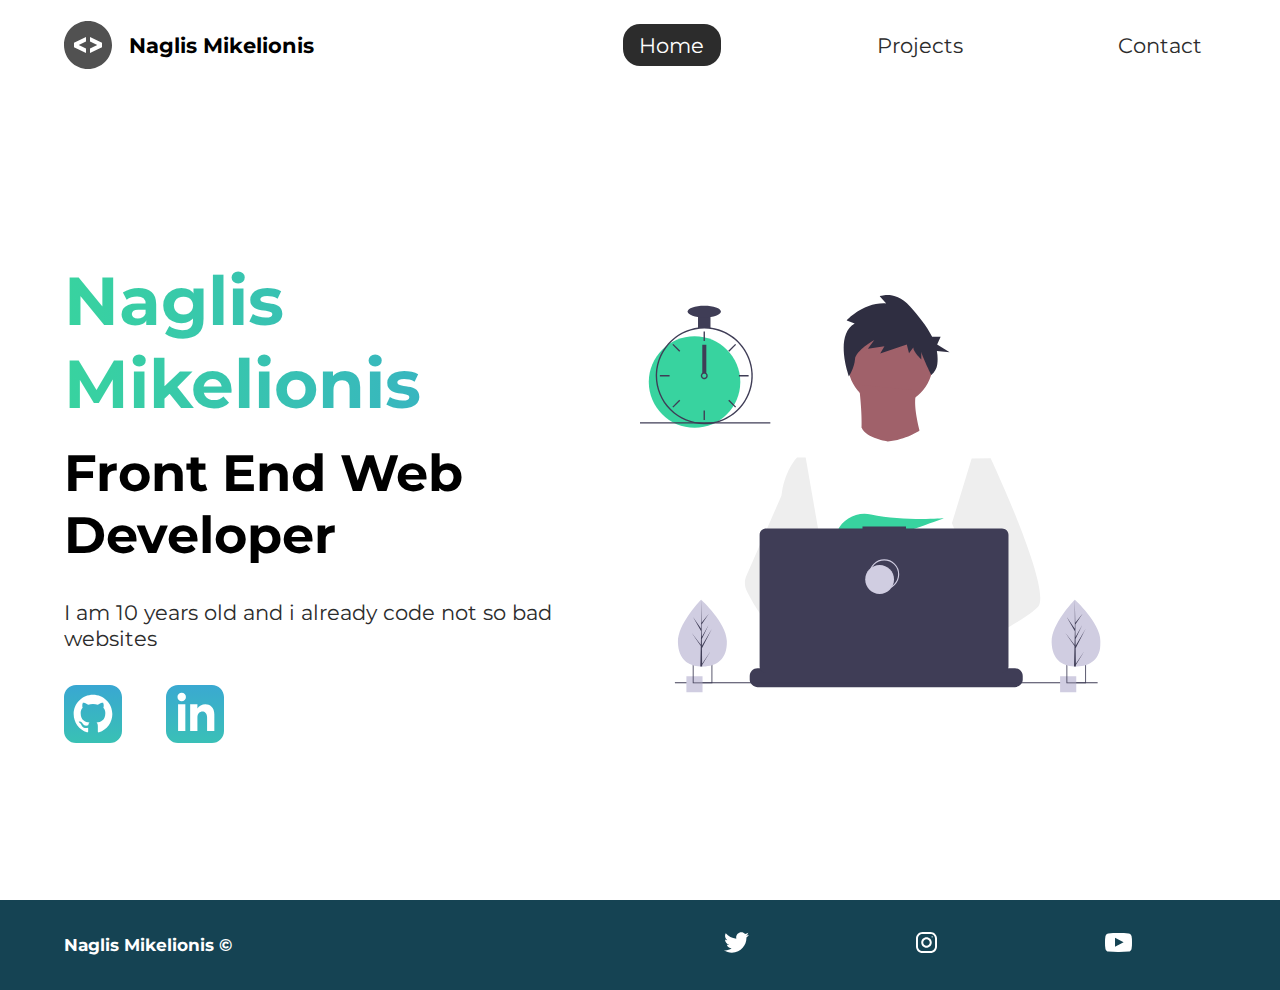
<file: index.html>
<!DOCTYPE html>
<html lang="en">
  <head>
    <meta charset="UTF-8" />
    <meta name="viewport" content="width=device-width, initial-scale=1.0" />
    <meta
      name="description"
      content="Naglis Mikelionis is 10 years old and he already programs amazing websites!"
    />
    <meta name="robots" content="index,follow" />
    <link
      href="https://fonts.googleapis.com/css2?family=Montserrat:wght@400;500&display=swap"
      rel="stylesheet"
    />
    <link rel="stylesheet" href="./styles/style.css" />
    <title>Naglis Mikelionis | Web developer</title>
  </head>
  <body>
    <header class="main-head">
      <nav>
        <div class="logo">
          <img src="./icons/code.svg" alt="logo" />
          <h1>Naglis Mikelionis</h1>
        </div>
        <ul>
          <li><a href="./" class="active">Home</a></li>
          <li><a href="./Projects/">Projects</a></li>
          <li><a href="./Contact/">Contact</a></li>
        </ul>
      </nav>
    </header>
    <section class="intro">
      <div class="intro-text">
        <h2>Naglis Mikelionis</h2>
        <h3>
          Front End Web <br />
          Developer
        </h3>
        <p>I am 10 years old and i already code not so bad websites</p>
        <div class="intro-social">
          <a href="#"
            ><img src="./icons/github.svg" alt="github-social-link"
          /></a>
          <a href="#"
            ><img src="./icons/linked-in.svg" alt="linkedin-social-link"
          /></a>
        </div>
      </div>
      <div class="intro-images">
        <svg
          width="799"
          height="690"
          viewBox="0 0 799 690"
          fill="none"
          xmlns="http://www.w3.org/2000/svg"
        >
          <g id="undraw_dev_productivity_umsq (1) 1" clip-path="url(#clip0)">
            <path
              id="Vector"
              d="M516.92 624.636C516.92 624.636 512.16 626.266 504.42 628.576C487.31 633.706 455.65 642.216 428.82 643.916C405.72 645.396 386.2 641.836 382.63 626.766C381.1 620.286 383.27 614.956 388 610.576C402.12 597.486 439 592.796 468.25 591.186C476.51 590.736 484.15 590.526 490.51 590.446C501.31 590.306 508.39 590.526 508.39 590.526L508.56 591.186L516.92 624.636Z"
              fill="#A0616A"
            />
            <path
              id="Vector_2"
              d="M436.99 672.586C418.61 695.346 342.73 647.666 316.19 629.886C310.41 626.016 306.97 623.566 306.97 623.566L331.25 591.186L338.94 580.936C338.94 580.936 345.82 584.586 355.99 590.526C356.36 590.746 356.73 590.966 357.11 591.186C365.88 596.336 376.89 603.066 388 610.576C403.33 620.946 418.83 632.776 428.82 643.916C438.59 654.806 443.08 665.036 436.99 672.586Z"
              fill="#A0616A"
            />
            <g id="me">
              <path
                id="Vector_3"
                d="M434.672 191.952C475.283 191.607 507.926 158.406 507.582 117.795C507.237 77.1832 474.036 44.5403 433.425 44.8847C392.813 45.2291 360.17 78.4303 360.515 119.042C360.859 159.653 394.06 192.296 434.672 191.952Z"
                fill="#A0616A"
              />
              <path
                id="Vector_4"
                d="M379.477 155.65C379.477 155.65 394.216 259.972 373.002 271.875C351.787 283.779 499.929 283.588 499.929 283.588C499.929 283.588 466.124 193.284 480.809 165.449L379.477 155.65Z"
                fill="#A0616A"
              />
              <path
                id="Vector_5"
                d="M608.101 283.199L596.257 339.402L571.214 458.308L570.49 464.815L562.138 540.138L556.582 590.177L552.857 623.79C528.584 636.526 510.988 645.326 510.988 645.326C510.988 645.326 509.404 637.719 506.871 627.99C489.805 633.265 458.218 642.043 431.404 643.97C441.266 654.777 445.842 664.969 439.817 672.57C421.63 695.485 345.349 648.45 318.659 630.896C318.077 635.158 317.879 639.464 318.068 643.762L297.626 628.314L299.331 592.359L302.206 531.522L305.819 455.229C304.448 451.975 303.294 448.634 302.364 445.228C295.956 423.161 288.032 379.057 281.928 342.067C277.016 312.298 273.302 287.138 272.517 281.785C272.411 281.086 272.358 280.726 272.358 280.726L384.363 230.094C392.509 248.556 429.865 253.809 429.865 253.809C460.756 251.417 484.847 234.913 484.847 234.913L608.101 283.199Z"
                fill="white"
              />
              <path
                id="Vector_6"
                d="M372.285 49.3811L358.49 43.9934C358.49 43.9934 386.969 12.1 426.99 14.513L415.635 2.22366C415.635 2.22366 443.04 -9.01799 468.283 19.6674C481.553 34.7467 496.908 52.4737 506.557 72.5077L521.281 72.3829L515.251 85.9663L536.874 99.3152L514.777 97.0719C516.155 104.471 516.421 112.034 515.566 119.511C514.683 126.991 510.928 133.835 505.094 138.598V138.598C505.094 138.598 487.743 103.449 487.696 97.9443L487.813 111.705C487.813 111.705 473.959 99.4371 473.889 91.1807L466.471 100.877L462.593 85.7717L416.475 101.301L423.87 88.8526L395.157 93.2246L406.278 77.9923C406.278 77.9923 373.932 96.1568 372.811 111.304C371.689 126.452 362.299 140.875 362.299 140.875C362.299 140.875 336.213 70.3294 372.285 49.3811Z"
                fill="#2F2E41"
              />
              <path
                id="Vector_7"
                d="M690.215 540.422C682.794 548.605 664.338 560.992 641.951 574.422C633.623 579.413 624.757 584.559 615.71 589.676C594.122 601.889 571.514 614.001 552.857 623.79C528.584 636.526 510.988 645.326 510.988 645.326C510.988 645.326 509.403 637.719 506.871 627.99C503.48 614.968 498.397 598.141 493.184 590.715C493.002 590.456 492.82 590.218 492.638 589.979C491.121 588.022 489.601 586.885 488.112 586.897L562.138 540.138L594.127 519.926L570.489 464.814L540.842 395.683L557.908 339.727L575.062 283.479L608.101 283.199C608.101 283.199 619.243 306.985 633.514 340.166C635.647 345.128 637.851 350.299 640.096 355.64C669.469 425.394 706.176 522.836 690.215 540.422Z"
                fill="#EEEEEE"
              />
              <path
                id="Vector_8"
                d="M358.123 591.2C355.41 591.212 352.702 591.456 350.029 591.928C327.074 596.073 320.47 616.94 318.659 630.896C318.077 635.158 317.879 639.464 318.068 643.761L297.626 628.314L290.178 622.687C272.316 616.628 256.353 605.733 242.483 592.84C230.449 581.456 219.634 568.849 210.213 555.223C200.831 541.793 192.448 527.692 185.134 513.034C183.094 508.943 181.977 504.454 181.864 499.884C181.751 495.314 182.644 490.775 184.48 486.588L209.154 430.327L245.218 348.098C245.471 346.146 245.752 344.237 246.059 342.371C252.995 300.511 272.367 281.786 272.367 281.786L287.286 281.659L297.778 341.932L310.813 416.815L302.364 445.227L282.839 510.845L302.205 531.522L358.123 591.2Z"
                fill="#EEEEEE"
              />
            </g>
            <path
              id="Vector_9"
              d="M372.877 415.806L385.631 430.686C390.37 429.783 395.319 428.721 400.416 427.529L396.752 415.806L405.71 426.256C459.707 412.975 526.637 387.155 526.637 387.155C526.637 387.155 454.379 392.453 400.428 380.666C376.558 375.451 351.998 387.284 342.202 409.668C336.508 422.679 337.403 433.951 357.596 433.951C364.419 433.835 371.223 433.195 377.949 432.037L372.877 415.806Z"
              fill="#38D39F"
            />
            <path
              id="Vector_10"
              d="M663.65 660.386V666.456C663.654 668.122 663.345 669.774 662.74 671.326C662.472 672.018 662.147 672.687 661.77 673.326C660.578 675.326 658.887 676.983 656.862 678.133C654.838 679.283 652.549 679.887 650.22 679.886H203.67C201.342 679.887 199.053 679.283 197.028 678.133C195.003 676.983 193.312 675.326 192.12 673.326C191.743 672.687 191.419 672.018 191.15 671.326C190.546 669.774 190.237 668.122 190.24 666.456V660.386C190.24 658.622 190.587 656.876 191.262 655.246C191.936 653.616 192.926 652.136 194.173 650.888C195.42 649.641 196.901 648.652 198.53 647.977C200.16 647.302 201.906 646.955 203.67 646.956H229.41V644.126C229.41 644.052 229.425 643.979 229.453 643.911C229.481 643.843 229.522 643.782 229.574 643.73C229.626 643.678 229.688 643.636 229.756 643.608C229.824 643.58 229.897 643.566 229.97 643.566H243.4C243.474 643.566 243.547 643.58 243.615 643.608C243.683 643.636 243.745 643.678 243.797 643.73C243.849 643.782 243.89 643.843 243.918 643.911C243.946 643.979 243.96 644.052 243.96 644.126V646.956H252.35V644.126C252.35 644.052 252.365 643.979 252.393 643.911C252.421 643.843 252.462 643.782 252.514 643.73C252.566 643.678 252.628 643.636 252.696 643.608C252.764 643.58 252.837 643.566 252.91 643.566H266.34C266.414 643.566 266.487 643.58 266.555 643.608C266.623 643.636 266.684 643.678 266.736 643.73C266.789 643.782 266.83 643.843 266.858 643.911C266.886 643.979 266.9 644.052 266.9 644.126V646.956H275.3V644.126C275.3 644.052 275.315 643.979 275.343 643.911C275.371 643.843 275.412 643.782 275.464 643.73C275.516 643.678 275.578 643.636 275.646 643.608C275.714 643.58 275.787 643.566 275.86 643.566H289.29C289.364 643.566 289.437 643.58 289.505 643.608C289.573 643.636 289.634 643.678 289.686 643.73C289.739 643.782 289.78 643.843 289.808 643.911C289.836 643.979 289.85 644.052 289.85 644.126V646.956H298.24V644.126C298.24 644.052 298.255 643.979 298.283 643.911C298.311 643.843 298.352 643.782 298.404 643.73C298.456 643.678 298.518 643.636 298.586 643.608C298.654 643.58 298.727 643.566 298.8 643.566H312.23C312.304 643.566 312.377 643.58 312.445 643.608C312.513 643.636 312.574 643.678 312.626 643.73C312.678 643.782 312.72 643.843 312.748 643.911C312.776 643.979 312.79 644.052 312.79 644.126V646.956H321.18V644.126C321.18 644.052 321.194 643.979 321.223 643.911C321.251 643.843 321.292 643.782 321.344 643.73C321.396 643.678 321.458 643.636 321.526 643.608C321.594 643.58 321.667 643.566 321.74 643.566H335.17C335.244 643.566 335.317 643.58 335.385 643.608C335.453 643.636 335.514 643.678 335.566 643.73C335.618 643.782 335.66 643.843 335.688 643.911C335.716 643.979 335.73 644.052 335.73 644.126V646.956H344.13V644.126C344.13 644.052 344.145 643.979 344.173 643.911C344.201 643.843 344.242 643.782 344.294 643.73C344.346 643.678 344.408 643.636 344.476 643.608C344.544 643.58 344.617 643.566 344.69 643.566H358.12C358.194 643.566 358.267 643.58 358.335 643.608C358.403 643.636 358.464 643.678 358.516 643.73C358.569 643.782 358.61 643.843 358.638 643.911C358.666 643.979 358.68 644.052 358.68 644.126V646.956H367.07V644.126C367.07 644.052 367.085 643.979 367.113 643.911C367.141 643.843 367.182 643.782 367.234 643.73C367.286 643.678 367.348 643.636 367.416 643.608C367.484 643.58 367.557 643.566 367.63 643.566H472.83C472.904 643.566 472.977 643.58 473.045 643.608C473.113 643.636 473.174 643.678 473.227 643.73C473.279 643.782 473.32 643.843 473.348 643.911C473.376 643.979 473.39 644.052 473.39 644.126V646.956H481.79V644.126C481.79 644.052 481.804 643.979 481.833 643.911C481.861 643.843 481.902 643.782 481.954 643.73C482.006 643.678 482.068 643.636 482.136 643.608C482.204 643.58 482.277 643.566 482.35 643.566H495.78C495.928 643.567 496.07 643.627 496.175 643.732C496.279 643.836 496.339 643.978 496.34 644.126V646.956H504.73V644.126C504.73 644.052 504.745 643.979 504.773 643.911C504.801 643.843 504.842 643.782 504.894 643.73C504.946 643.678 505.008 643.636 505.076 643.608C505.144 643.58 505.217 643.566 505.29 643.566H518.72C518.794 643.566 518.867 643.58 518.935 643.608C519.003 643.636 519.065 643.678 519.117 643.73C519.169 643.782 519.21 643.843 519.238 643.911C519.266 643.979 519.28 644.052 519.28 644.126V646.956H527.67V644.126C527.67 644.052 527.685 643.979 527.713 643.911C527.741 643.843 527.782 643.782 527.834 643.73C527.886 643.678 527.948 643.636 528.016 643.608C528.084 643.58 528.157 643.566 528.23 643.566H541.66C541.734 643.566 541.807 643.58 541.875 643.608C541.943 643.636 542.005 643.678 542.057 643.73C542.109 643.782 542.15 643.843 542.178 643.911C542.206 643.979 542.22 644.052 542.22 644.126V646.956H550.62V644.126C550.62 644.052 550.635 643.979 550.663 643.911C550.691 643.843 550.732 643.782 550.784 643.73C550.836 643.678 550.898 643.636 550.966 643.608C551.034 643.58 551.107 643.566 551.18 643.566H564.61C564.757 643.568 564.898 643.628 565.001 643.733C565.104 643.837 565.161 643.979 565.16 644.126V646.956H573.56V644.126C573.56 644.052 573.575 643.979 573.603 643.911C573.631 643.843 573.672 643.782 573.724 643.73C573.776 643.678 573.838 643.636 573.906 643.608C573.974 643.58 574.047 643.566 574.12 643.566H587.55C587.624 643.566 587.697 643.58 587.765 643.608C587.833 643.636 587.895 643.678 587.947 643.73C587.999 643.782 588.04 643.843 588.068 643.911C588.096 643.979 588.11 644.052 588.11 644.126V646.956H596.5V644.126C596.5 644.052 596.515 643.979 596.543 643.911C596.571 643.843 596.612 643.782 596.664 643.73C596.716 643.678 596.778 643.636 596.846 643.608C596.914 643.58 596.987 643.566 597.06 643.566H610.49C610.564 643.566 610.637 643.58 610.705 643.608C610.773 643.636 610.835 643.678 610.887 643.73C610.939 643.782 610.98 643.843 611.008 643.911C611.036 643.979 611.05 644.052 611.05 644.126V646.956H650.22C651.984 646.955 653.731 647.302 655.36 647.977C656.99 648.652 658.471 649.641 659.718 650.888C660.965 652.136 661.954 653.616 662.629 655.246C663.304 656.876 663.651 658.622 663.65 660.386Z"
              fill="#3F3D56"
            />
            <path
              id="Vector_11"
              d="M793.5 671.326H60.5V673.326H793.5V671.326Z"
              fill="#3F3D56"
            />
            <path
              id="Vector_12"
              d="M627.694 404.757H461.251V401.326H385.78V404.757H218.651C215.665 404.757 212.801 405.943 210.69 408.054C208.578 410.166 207.392 413.029 207.392 416.015V643.927C207.392 646.913 208.578 649.776 210.69 651.888C212.801 653.999 215.665 655.185 218.651 655.185H627.694C630.68 655.185 633.544 653.999 635.655 651.888C637.767 649.776 638.953 646.913 638.953 643.927V416.015C638.953 414.537 638.662 413.073 638.096 411.707C637.53 410.341 636.701 409.1 635.655 408.054C634.61 407.009 633.369 406.18 632.003 405.614C630.637 405.048 629.173 404.757 627.694 404.757Z"
              fill="#3F3D56"
            />
            <path
              id="Vector_13"
              d="M423.5 509.326C437.307 509.326 448.5 498.133 448.5 484.326C448.5 470.519 437.307 459.326 423.5 459.326C409.693 459.326 398.5 470.519 398.5 484.326C398.5 498.133 409.693 509.326 423.5 509.326Z"
              stroke="#D0CDE1"
              stroke-width="2"
              stroke-miterlimit="10"
            />
            <path
              id="Vector_14"
              d="M415.5 518.326C429.307 518.326 440.5 507.133 440.5 493.326C440.5 479.519 429.307 468.326 415.5 468.326C401.693 468.326 390.5 479.519 390.5 493.326C390.5 507.133 401.693 518.326 415.5 518.326Z"
              fill="#D0CDE1"
            />
            <path
              id="Vector_15"
              d="M108.446 661.223H80.4463V689.223H108.446V661.223Z"
              fill="#D0CDE1"
            />
            <path
              id="Vector_16"
              d="M91.4502 639.223V673.223H125.45V639.223H91.4502ZM123.97 671.743H92.9202V640.703H123.97V671.743Z"
              fill="#3F3D56"
            />
            <path
              id="Vector_17"
              d="M756.446 661.223H728.446V689.223H756.446V661.223Z"
              fill="#D0CDE1"
            />
            <path
              id="Vector_18"
              d="M739.45 639.223V673.223H773.45V639.223H739.45ZM771.97 671.743H740.92V640.703H771.97V671.743Z"
              fill="#3F3D56"
            />
            <path
              id="Vector_19"
              d="M94.5802 230.113C138.399 230.113 173.921 194.592 173.921 150.773C173.921 106.955 138.399 71.4326 94.5802 71.4326C50.7617 71.4326 15.2397 106.955 15.2397 150.773C15.2397 194.592 50.7617 230.113 94.5802 230.113Z"
              fill="#38D39F"
            />
            <path
              id="Vector_20"
              d="M122.229 56.4899C115.045 55.5763 107.774 55.5763 100.59 56.4899C84.586 58.5913 69.5203 65.2398 57.181 75.6465C44.8417 86.0532 35.7467 99.7813 30.9754 115.202C28.8053 122.229 27.5764 129.514 27.3208 136.864C27.2848 137.886 27.2607 138.92 27.2607 139.954C27.283 162.264 36.1559 183.655 51.932 199.431C67.7082 215.207 89.0989 224.08 111.41 224.103C113.201 224.103 114.992 224.042 116.759 223.934C120.907 223.674 125.03 223.103 129.093 222.227C148.495 218.055 165.798 207.161 177.947 191.468C190.095 175.776 196.308 156.295 195.487 136.467C194.665 116.638 186.863 97.738 173.459 83.1039C160.054 68.4698 141.909 59.0435 122.229 56.4899H122.229ZM137.748 217.347H137.736C130.959 219.659 123.905 221.062 116.759 221.518C114.992 221.638 113.201 221.698 111.41 221.698C89.7377 221.672 68.961 213.051 53.6367 197.727C38.3123 182.402 29.6914 161.626 29.6649 139.954C29.6649 138.92 29.689 137.886 29.725 136.864C30.5514 115.744 39.5156 95.7617 54.7411 81.1008C69.9666 66.44 90.273 58.237 111.41 58.2089C130.776 58.21 149.513 65.0865 164.283 77.6131C179.052 90.1398 188.895 107.503 192.057 126.61C195.219 145.716 191.496 165.325 181.55 181.942C171.604 198.559 156.081 211.106 137.748 217.347H137.748Z"
              fill="#3F3D56"
            />
            <path
              id="Vector_21"
              d="M112.612 63.0176H110.208V79.8474H112.612V63.0176Z"
              fill="#3F3D56"
            />
            <path
              id="Vector_22"
              d="M57.8578 84.7018L56.1577 86.4019L68.0582 98.3023L69.7582 96.6022L57.8578 84.7018Z"
              fill="#3F3D56"
            />
            <path
              id="Vector_23"
              d="M34.4736 138.751V141.156H51.3034V138.751H34.4736Z"
              fill="#3F3D56"
            />
            <path
              id="Vector_24"
              d="M56.1578 193.506L57.8579 195.206L69.7584 183.306L68.0583 181.606L56.1578 193.506Z"
              fill="#3F3D56"
            />
            <path
              id="Vector_25"
              d="M153.062 96.6022L154.762 98.3022L166.662 86.4018L164.962 84.7017L153.062 96.6022Z"
              fill="#3F3D56"
            />
            <path
              id="Vector_26"
              d="M171.516 138.751V141.156H188.346V138.751H171.516Z"
              fill="#3F3D56"
            />
            <path
              id="Vector_27"
              d="M154.762 181.605L153.062 183.305L164.962 195.206L166.662 193.506L154.762 181.605Z"
              fill="#3F3D56"
            />
            <path
              id="Vector_28"
              d="M112.612 200.06H110.208V216.89H112.612V200.06Z"
              fill="#3F3D56"
            />
            <path
              id="Vector_29"
              d="M115.016 135.145C113.976 134.365 112.711 133.943 111.41 133.943C110.11 133.943 108.844 134.365 107.804 135.145C107.091 135.686 106.505 136.375 106.085 137.165C105.552 138.181 105.322 139.329 105.421 140.473C105.52 141.616 105.944 142.707 106.644 143.617C107.343 144.527 108.288 145.218 109.368 145.608C110.447 145.997 111.616 146.07 112.735 145.817C113.855 145.564 114.878 144.996 115.685 144.179C116.492 143.363 117.048 142.333 117.288 141.21C117.528 140.088 117.441 138.92 117.039 137.846C116.636 136.771 115.935 135.834 115.017 135.145H115.016ZM111.41 143.56C110.454 143.557 109.539 143.176 108.863 142.501C108.187 141.825 107.807 140.909 107.804 139.954C107.808 139.224 108.03 138.513 108.441 137.91C108.793 137.4 109.271 136.989 109.828 136.718C110.386 136.446 111.004 136.323 111.623 136.361C112.241 136.398 112.84 136.594 113.361 136.931C113.881 137.267 114.307 137.732 114.595 138.281C114.883 138.83 115.025 139.444 115.007 140.063C114.989 140.683 114.811 141.287 114.491 141.818C114.17 142.349 113.719 142.788 113.179 143.093C112.639 143.398 112.03 143.559 111.41 143.56V143.56Z"
              fill="#3F3D56"
            />
            <path
              id="Vector_30"
              d="M122.229 35.3687H100.591V57.007H122.229V35.3687Z"
              fill="#3F3D56"
            />
            <path
              id="Vector_31"
              d="M111.41 38.9748C127.344 38.9748 140.261 34.4 140.261 28.7567C140.261 23.1134 127.344 18.5386 111.41 18.5386C95.4757 18.5386 82.5586 23.1134 82.5586 28.7567C82.5586 34.4 95.4757 38.9748 111.41 38.9748Z"
              fill="#3F3D56"
            />
            <path id="clock-arrow" d="M115 86H108V135H115V86Z" fill="#3F3D56" />
            <path
              id="Vector_32"
              d="M226 220.44H0V222.844H226V220.44Z"
              fill="#3F3D56"
            />
            <g id="plant-left">
              <path
                id="Vector_33"
                d="M150.594 599.754C151.527 631.704 132.858 643.413 109.43 644.097C108.886 644.113 108.344 644.123 107.805 644.126C106.719 644.135 105.643 644.117 104.577 644.072C83.3891 643.193 66.6172 631.945 65.7495 602.232C64.8515 571.482 103.018 531.529 105.882 528.574L105.887 528.571C105.996 528.458 106.052 528.402 106.052 528.402C106.052 528.402 149.661 567.807 150.594 599.754Z"
                fill="#D0CDE1"
              />
              <path
                id="Vector_34"
                d="M107.744 639.255L122.626 617.124L107.774 641.636L107.805 644.126C106.719 644.135 105.643 644.117 104.577 644.072L105.315 612.06L105.295 611.813L105.322 611.766L105.393 608.741L89.0952 585.078L105.374 606.477L105.432 607.116L105.989 582.93L91.9122 558.397L106.029 578.681L105.882 528.574L105.882 528.407L105.887 528.571L106.821 568.062L119.651 552.021L106.863 571.464L107.143 593.098L118.949 571.984L107.187 596.279L107.343 608.308L124.512 578.897L107.395 612.505L107.744 639.255Z"
                fill="#3F3D56"
              />
            </g>
            <g id="plant-right">
              <path
                id="Vector_35"
                d="M798.594 599.754C799.527 631.704 780.858 643.413 757.43 644.097C756.886 644.113 756.344 644.123 755.805 644.126C754.719 644.135 753.643 644.117 752.577 644.072C731.389 643.193 714.617 631.945 713.749 602.232C712.851 571.482 751.018 531.529 753.882 528.574L753.887 528.571C753.996 528.458 754.052 528.402 754.052 528.402C754.052 528.402 797.661 567.807 798.594 599.754Z"
                fill="#D0CDE1"
              />
              <path
                id="Vector_36"
                d="M755.744 639.255L770.626 617.124L755.774 641.636L755.805 644.126C754.719 644.135 753.643 644.117 752.577 644.072L753.315 612.06L753.295 611.813L753.323 611.766L753.393 608.741L737.095 585.078L753.374 606.477L753.432 607.116L753.989 582.93L739.912 558.397L754.029 578.681L753.882 528.574L753.882 528.407L753.887 528.571L754.821 568.062L767.651 552.021L754.864 571.464L755.143 593.098L766.949 571.984L755.187 596.279L755.343 608.308L772.512 578.897L755.395 612.505L755.744 639.255Z"
                fill="#3F3D56"
              />
            </g>
          </g>
          <defs>
            <clipPath id="clip0">
              <rect width="798.627" height="689.223" fill="white" />
            </clipPath>
          </defs>
        </svg>
        <img src="./img/splash.svg" alt="" class="splash" />
      </div>
    </section>
    <footer>
      <h4>Naglis Mikelionis &copy;</h4>
      <ul>
        <li>
          <a href=""
            ><img src="./icons/twitter 1.svg" alt="twitter-social"
          /></a>
        </li>
        <li>
          <a href=""
            ><img src="./icons/instagram 1.svg" alt="instagram-social"
          /></a>
        </li>
        <li>
          <a href=""
            ><img src="./icons/youtube-symbol 1.svg" alt="youtube-social"
          /></a>
        </li>
      </ul>
    </footer>
  </body>
</html>
</file>
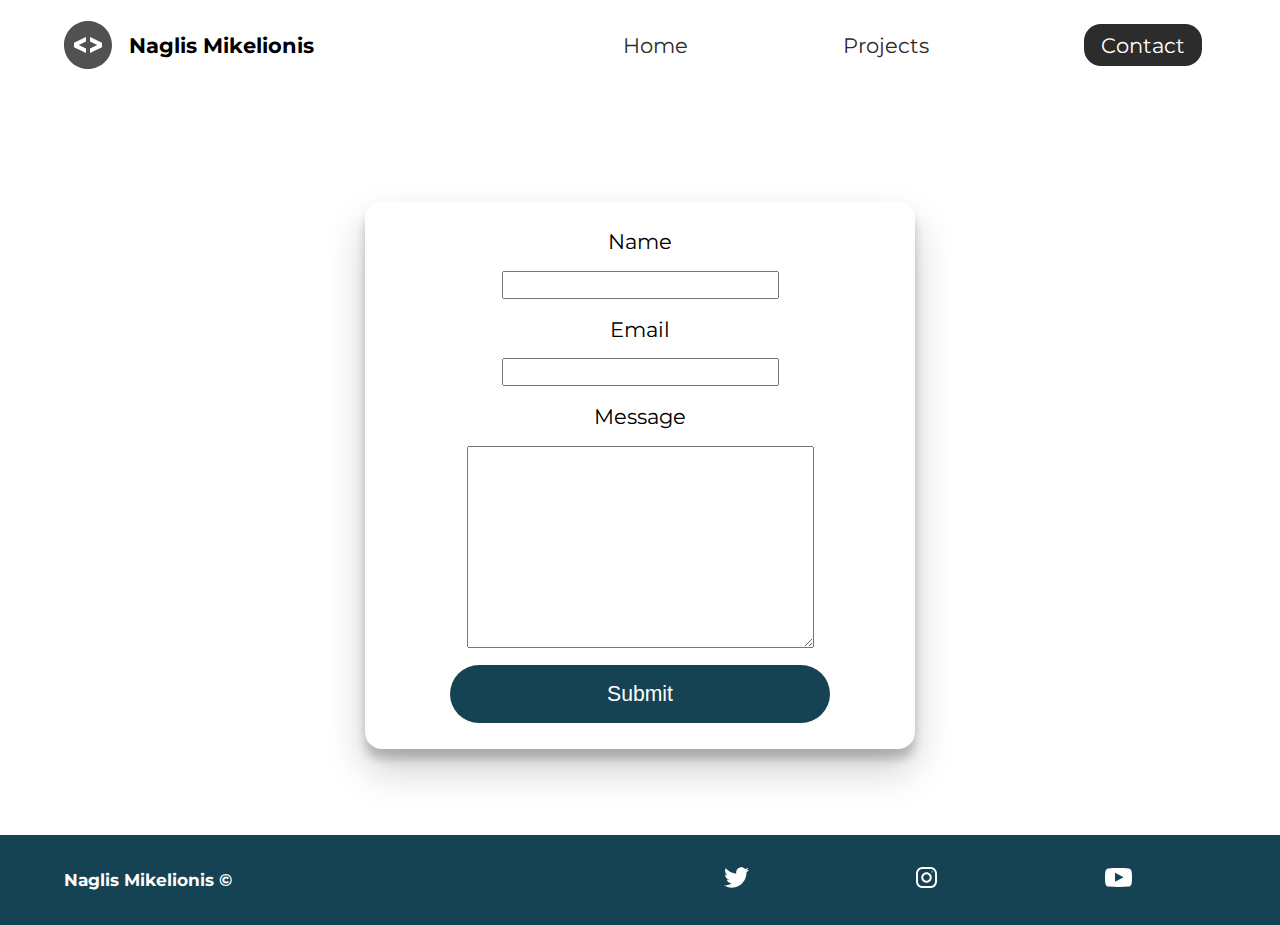
<file: Contact/index.html>
<!DOCTYPE html>
<html lang="en">
  <head>
    <meta charset="UTF-8" />
    <meta name="viewport" content="width=device-width, initial-scale=1.0" />
    <meta
      name="description"
      content="Naglis Mikelionis is 10 years old and he already programs amazing websites!"
    />
    <meta name="robots" content="index,follow" />
    <link
      href="https://fonts.googleapis.com/css2?family=Montserrat:wght@400;500&display=swap"
      rel="stylesheet"
    />
    <link rel="stylesheet" href="../styles/style.css" />
    <title>Naglis Mikelionis | Web developer</title>
  </head>
  <body>
    <header class="main-head">
      <nav>
        <div class="logo">
          <img src="../icons/code.svg" alt="logo" />
          <h1>Naglis Mikelionis</h1>
        </div>
        <ul>
          <li><a href="../">Home</a></li>
          <li><a href="../Projects/">Projects</a></li>
          <li><a href="./" class="active">Contact</a></li>
        </ul>
      </nav>
    </header>
    <section class="form-section">
      <form netlify-honeypot="bot-field" netlify>
        <label for="name">Name</label>
        <input type="text" name="name" id="name" required />
        <label for="email">Email</label>
        <input type="email" name="email" id="email" required />
        <label for="message">Message</label>
        <textarea name="message" id="message" cols="30" rows="10"></textarea>
        <button type="submit">Submit</button>
      </form>
    </section>
    <footer>
      <h4>Naglis Mikelionis &copy;</h4>
      <ul>
        <li>
          <a href=""
            ><img src="../icons/twitter 1.svg" alt="twitter-social"
          /></a>
        </li>
        <li>
          <a href=""
            ><img src="../icons/instagram 1.svg" alt="instagram-social"
          /></a>
        </li>
        <li>
          <a href=""
            ><img src="../icons/youtube-symbol 1.svg" alt="youtube-social"
          /></a>
        </li>
      </ul>
    </footer>
  </body>
</html>
</file>
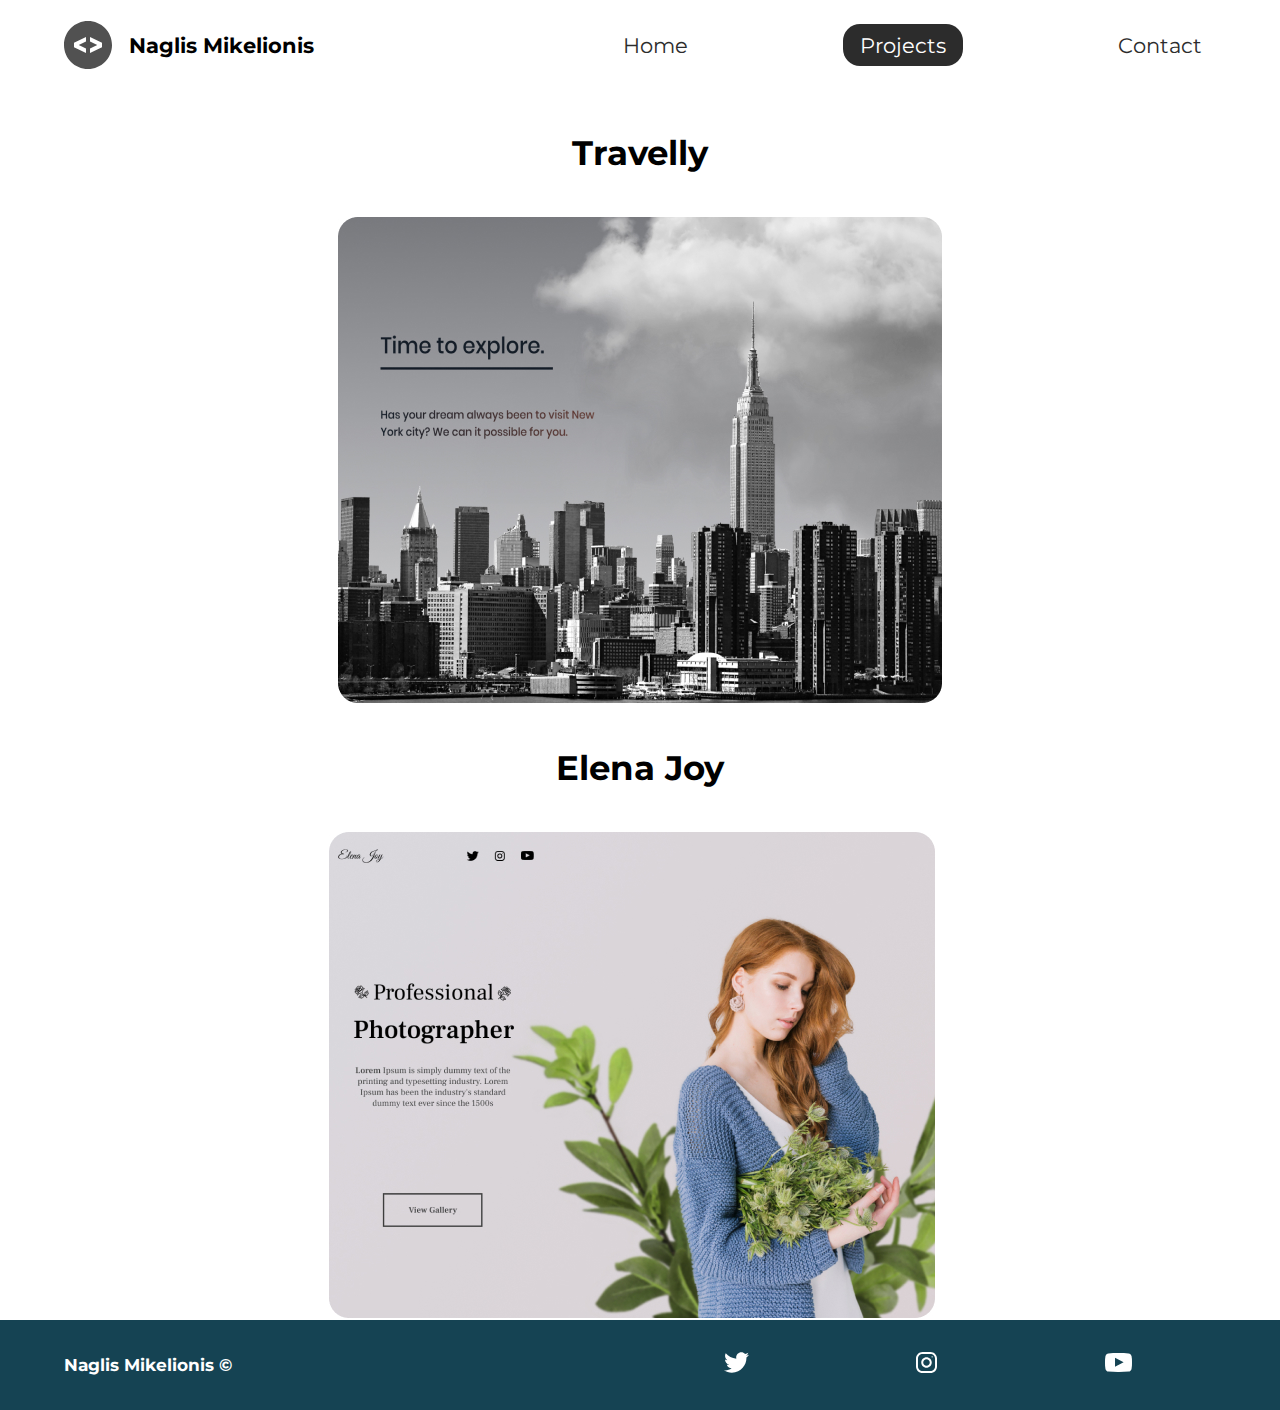
<file: Projects/index.html>
<!DOCTYPE html>
<html lang="en">
  <head>
    <meta charset="UTF-8" />
    <meta name="viewport" content="width=device-width, initial-scale=1.0" />
    <meta
      name="description"
      content="Naglis Mikelionis is 10 years old and he already programs amazing websites!"
    />
    <meta name="robots" content="index,follow" />
    <link
      href="https://fonts.googleapis.com/css2?family=Montserrat:wght@400;500&display=swap"
      rel="stylesheet"
    />
    <link rel="stylesheet" href="../styles/style.css" />
    <title>Naglis Mikelionis | Web developer</title>
  </head>
  <body>
    <header class="main-head">
      <nav>
        <div class="logo">
          <img src="../icons/code.svg" alt="logo" />
          <h1>Naglis Mikelionis</h1>
        </div>
        <ul>
          <li><a href="../">Home</a></li>
          <li><a href="./" class="active">Projects</a></li>
          <li><a href="../Contact/">Contact</a></li>
        </ul>
      </nav>
    </header>
    <section class="projects">
      <div class="travelly">
        <h2>Travelly</h2>
        <img src="../img/travelly.jpg" alt="travelly-project" />
      </div>
      <div class="elena">
        <h2>Elena Joy</h2>
        <img src="../img/elena-joy.jpg" alt="elenajoy-project" />
      </div>
    </section>
    <footer>
      <h4>Naglis Mikelionis &copy;</h4>
      <ul>
        <li>
          <a href=""
            ><img src="../icons/twitter 1.svg" alt="twitter-social"
          /></a>
        </li>
        <li>
          <a href=""
            ><img src="../icons/instagram 1.svg" alt="instagram-social"
          /></a>
        </li>
        <li>
          <a href=""
            ><img src="../icons/youtube-symbol 1.svg" alt="youtube-social"
          /></a>
        </li>
      </ul>
    </footer>
  </body>
</html>
</file>
<file: styles/style.css>
* {
  margin: 0;
  padding: 0;
  -webkit-box-sizing: border-box;
          box-sizing: border-box;
}

html {
  font-size: 62.5%;
}

body {
  font-family: "Montserrat", sans-serif;
}

h1 {
  font-size: 2.5rem;
}

li,
button,
input,
label,
p,
a {
  font-size: 2.5rem;
}

h2 {
  font-size: 4rem;
}

h3 {
  font-size: 2.5rem;
}

h4,
h5 {
  font-size: 2rem;
}

ul {
  list-style: none;
}

a {
  text-decoration: none;
  color: #2c2c2c;
}

.main-head {
  width: 95%;
  margin: 0 0 0 auto;
}

nav {
  display: -webkit-box;
  display: -ms-flexbox;
  display: flex;
  -webkit-box-pack: justify;
      -ms-flex-pack: justify;
          justify-content: space-between;
  -webkit-box-align: center;
      -ms-flex-align: center;
          align-items: center;
  -webkit-box-orient: horizontal;
  -webkit-box-direction: normal;
      -ms-flex-direction: row;
          flex-direction: row;
  min-height: 10vh;
  width: 60%;
  -ms-flex-wrap: wrap;
      flex-wrap: wrap;
}

nav .logo {
  display: -webkit-box;
  display: -ms-flexbox;
  display: flex;
  -webkit-box-pack: start;
      -ms-flex-pack: start;
          justify-content: flex-start;
  -webkit-box-align: center;
      -ms-flex-align: center;
          align-items: center;
  -webkit-box-orient: horizontal;
  -webkit-box-direction: normal;
      -ms-flex-direction: row;
          flex-direction: row;
  -webkit-box-flex: 1;
      -ms-flex: 1 1 10rem;
          flex: 1 1 10rem;
}

nav .logo h1 {
  margin: 2rem;
}

nav ul {
  display: -webkit-box;
  display: -ms-flexbox;
  display: flex;
  -ms-flex-pack: distribute;
      justify-content: space-around;
  -webkit-box-align: center;
      -ms-flex-align: center;
          align-items: center;
  -webkit-box-orient: horizontal;
  -webkit-box-direction: normal;
      -ms-flex-direction: row;
          flex-direction: row;
  -webkit-box-flex: 1;
      -ms-flex: 1 1 40rem;
          flex: 1 1 40rem;
}

.intro {
  min-height: 90vh;
  width: 90%;
  margin: auto;
  -ms-flex-wrap: wrap;
      flex-wrap: wrap;
  display: -webkit-box;
  display: -ms-flexbox;
  display: flex;
  -webkit-box-pack: justify;
      -ms-flex-pack: justify;
          justify-content: space-between;
  -webkit-box-align: center;
      -ms-flex-align: center;
          align-items: center;
  -webkit-box-orient: horizontal;
  -webkit-box-direction: normal;
      -ms-flex-direction: row;
          flex-direction: row;
}

.intro h2 {
  font-size: 8rem;
  padding-top: 2rem;
  background: -webkit-gradient(linear, left top, right top, from(#38d39f), to(#38a4d3));
  background: linear-gradient(left, #38d39f, #38a4d3);
  -webkit-text-fill-color: transparent;
  -webkit-background-clip: text;
  background-clip: text;
  display: inline-block;
}

.intro h3 {
  font-size: 6rem;
  padding: 2rem 0rem;
}

.intro p {
  padding-top: 2rem;
  color: #2c2c2c;
}

.splash {
  position: absolute;
  top: 0%;
  right: 0%;
  height: 100%;
  z-index: -1;
}

.intro-social {
  margin-top: 4rem;
}

.intro-social a {
  margin-right: 5rem;
}

.active {
  background: #2c2c2c;
  color: white;
  padding: 1rem 2rem;
  border-radius: 2rem;
}

.intro-text,
.intro-images {
  -webkit-box-flex: 1;
      -ms-flex: 1 1 40rem;
          flex: 1 1 40rem;
}

#plant-right,
#plant-left {
  -webkit-animation: plant 2s cubic-bezier(0.68, -0.55, 0.27, 1.55) infinite alternate;
          animation: plant 2s cubic-bezier(0.68, -0.55, 0.27, 1.55) infinite alternate;
}

#me {
  -webkit-animation: me 2s ease-in-out infinite alternate;
          animation: me 2s ease-in-out infinite alternate;
  -webkit-transform-origin: bottom;
          transform-origin: bottom;
}

#clock-arrow {
  -webkit-animation: clock 3.2s infinite linear;
          animation: clock 3.2s infinite linear;
  transform-box: fill-box;
  -webkit-transform-origin: bottom;
          transform-origin: bottom;
}

@-webkit-keyframes me {
  from {
    -webkit-transform: rotateZ(-3.5deg);
            transform: rotateZ(-3.5deg);
  }
  to {
    -webkit-transform: rotateZ(3.5deg);
            transform: rotateZ(3.5deg);
  }
}

@keyframes me {
  from {
    -webkit-transform: rotateZ(-3.5deg);
            transform: rotateZ(-3.5deg);
  }
  to {
    -webkit-transform: rotateZ(3.5deg);
            transform: rotateZ(3.5deg);
  }
}

@-webkit-keyframes plant {
  from {
    -webkit-transform: translateY(0%);
            transform: translateY(0%);
  }
  to {
    -webkit-transform: translateY(-5%);
            transform: translateY(-5%);
  }
}

@keyframes plant {
  from {
    -webkit-transform: translateY(0%);
            transform: translateY(0%);
  }
  to {
    -webkit-transform: translateY(-5%);
            transform: translateY(-5%);
  }
}

@-webkit-keyframes clock {
  from {
    -webkit-transform: rotateZ(0deg);
            transform: rotateZ(0deg);
  }
  to {
    -webkit-transform: rotateZ(360deg);
            transform: rotateZ(360deg);
  }
}

@keyframes clock {
  from {
    -webkit-transform: rotateZ(0deg);
            transform: rotateZ(0deg);
  }
  to {
    -webkit-transform: rotateZ(360deg);
            transform: rotateZ(360deg);
  }
}

.projects {
  width: 90%;
  margin: auto;
  min-height: 90vh;
  display: -webkit-box;
  display: -ms-flexbox;
  display: flex;
  -webkit-box-pack: justify;
      -ms-flex-pack: justify;
          justify-content: space-between;
  -webkit-box-align: center;
      -ms-flex-align: center;
          align-items: center;
  -webkit-box-orient: horizontal;
  -webkit-box-direction: normal;
      -ms-flex-direction: row;
          flex-direction: row;
  text-align: center;
  -ms-flex-wrap: wrap;
      flex-wrap: wrap;
}

.projects h2 {
  margin: 5rem;
}

.travelly,
.elena {
  -webkit-box-flex: 1;
      -ms-flex: 1 1 40rem;
          flex: 1 1 40rem;
}

.form-section {
  min-height: 80vh;
  display: -webkit-box;
  display: -ms-flexbox;
  display: flex;
  -webkit-box-pack: center;
      -ms-flex-pack: center;
          justify-content: center;
  -webkit-box-align: center;
      -ms-flex-align: center;
          align-items: center;
  -webkit-box-orient: horizontal;
  -webkit-box-direction: normal;
      -ms-flex-direction: row;
          flex-direction: row;
  margin-top: 3rem;
}

.form-section form {
  padding: 3rem 10rem;
  -webkit-box-shadow: 0px 10px 10px rgba(0, 0, 0, 0.2), 0px 20px 40px rgba(0, 0, 0, 0.2);
          box-shadow: 0px 10px 10px rgba(0, 0, 0, 0.2), 0px 20px 40px rgba(0, 0, 0, 0.2);
  display: -webkit-box;
  display: -ms-flexbox;
  display: flex;
  -webkit-box-pack: center;
      -ms-flex-pack: center;
          justify-content: center;
  -webkit-box-align: center;
      -ms-flex-align: center;
          align-items: center;
  -webkit-box-orient: vertical;
  -webkit-box-direction: normal;
      -ms-flex-direction: column;
          flex-direction: column;
  border-radius: 2rem;
}

.form-section form input,
.form-section form textarea {
  margin: 2rem;
}

.form-section form input:focus,
.form-section form textarea:focus {
  outline: 2px solid black;
}

.form-section form textarea {
  font-family: "Montserrat", sans-serif;
  font-size: 2rem;
}

.form-section form button {
  width: 100%;
  padding: 2rem;
  background: #154353;
  color: white;
  border: none;
  border-radius: 5rem;
}

.form-section form button:focus {
  background: #464677;
}

footer {
  background: #154353;
  color: white;
  min-height: 10vh;
  padding: 0% 5%;
  display: -webkit-box;
  display: -ms-flexbox;
  display: flex;
  -webkit-box-pack: start;
      -ms-flex-pack: start;
          justify-content: flex-start;
  -webkit-box-align: center;
      -ms-flex-align: center;
          align-items: center;
  -webkit-box-orient: horizontal;
  -webkit-box-direction: normal;
      -ms-flex-direction: row;
          flex-direction: row;
}

footer ul {
  -webkit-box-flex: 1;
      -ms-flex: 1 1 40rem;
          flex: 1 1 40rem;
  display: -webkit-box;
  display: -ms-flexbox;
  display: flex;
  -ms-flex-pack: distribute;
      justify-content: space-around;
  -webkit-box-align: center;
      -ms-flex-align: center;
          align-items: center;
  -webkit-box-orient: horizontal;
  -webkit-box-direction: normal;
      -ms-flex-direction: row;
          flex-direction: row;
}

footer h4 {
  -webkit-box-flex: 1;
      -ms-flex: 1 1 40rem;
          flex: 1 1 40rem;
}

@media screen and (max-width: 1332px) {
  html {
    font-size: 53%;
  }
  .splash {
    display: none;
  }
  svg {
    width: 80%;
  }
  nav {
    width: 100%;
  }
}

@media screen and (max-width: 753px) {
  html {
    font-size: 45%;
  }
  nav .logo {
    display: -webkit-box;
    display: -ms-flexbox;
    display: flex;
    -webkit-box-pack: center;
        -ms-flex-pack: center;
            justify-content: center;
    -webkit-box-align: center;
        -ms-flex-align: center;
            align-items: center;
    -webkit-box-orient: vertical;
    -webkit-box-direction: normal;
        -ms-flex-direction: column;
            flex-direction: column;
    padding: 1rem;
    text-align: center;
    -webkit-box-flex: 1;
        -ms-flex: 1 1 20rem;
            flex: 1 1 20rem;
  }
  nav ul {
    -webkit-box-flex: 1;
        -ms-flex: 1 1 60rem;
            flex: 1 1 60rem;
    margin: 2rem 0rem;
  }
  svg {
    height: 60%;
  }
  .main-head {
    width: 100%;
  }
  .intro-text {
    margin-top: 5rem;
    text-align: center;
  }
  .intro-images {
    text-align: center;
  }
  .intro-social {
    display: -webkit-box;
    display: -ms-flexbox;
    display: flex;
    -webkit-box-pack: center;
        -ms-flex-pack: center;
            justify-content: center;
    -webkit-box-align: center;
        -ms-flex-align: center;
            align-items: center;
    -webkit-box-orient: horizontal;
    -webkit-box-direction: normal;
        -ms-flex-direction: row;
            flex-direction: row;
  }
  .intro-social a {
    margin: 2rem;
  }
  .elena,
  .travelly {
    -webkit-box-flex: 1;
        -ms-flex: 1 1 50rem;
            flex: 1 1 50rem;
  }
  .elena img,
  .travelly img {
    width: 100%;
    height: 100%;
  }
  form {
    padding: 0rem;
    width: 100%;
  }
}
/*# sourceMappingURL=style.css.map */
</file>
